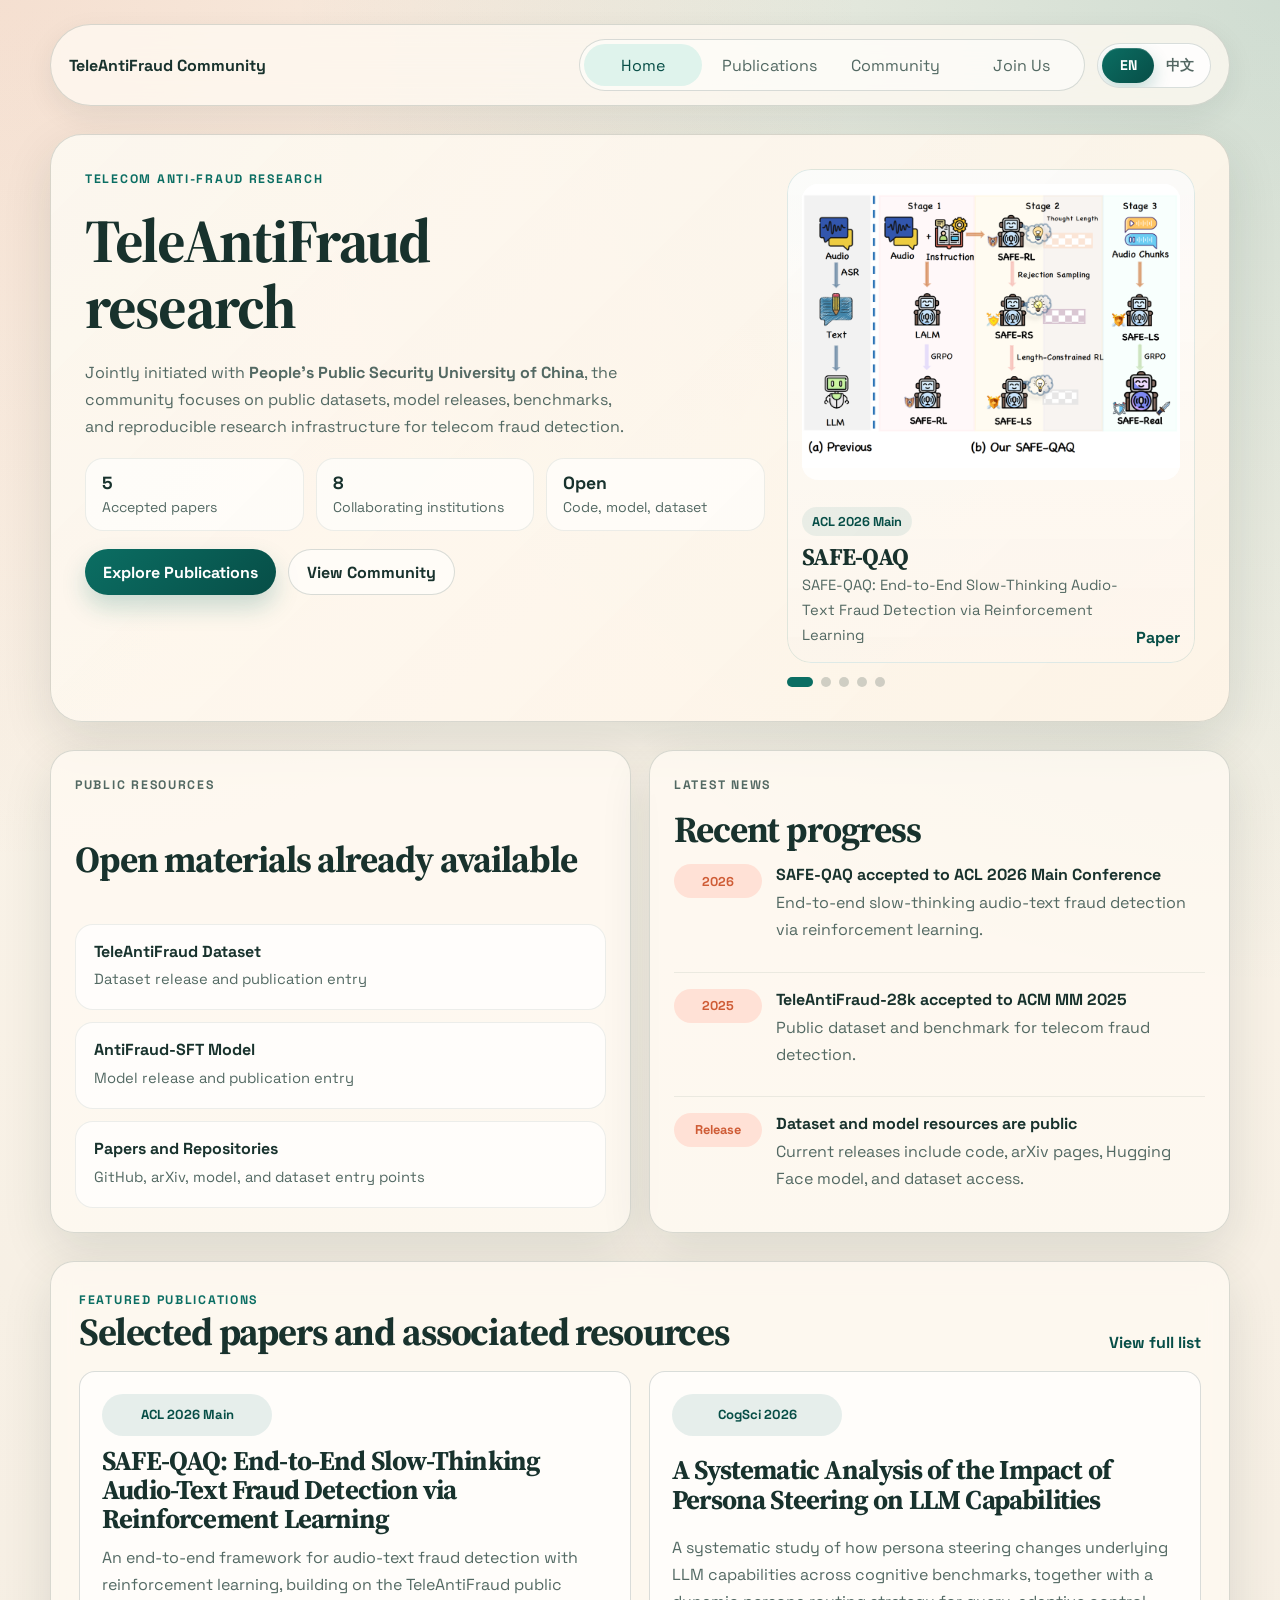
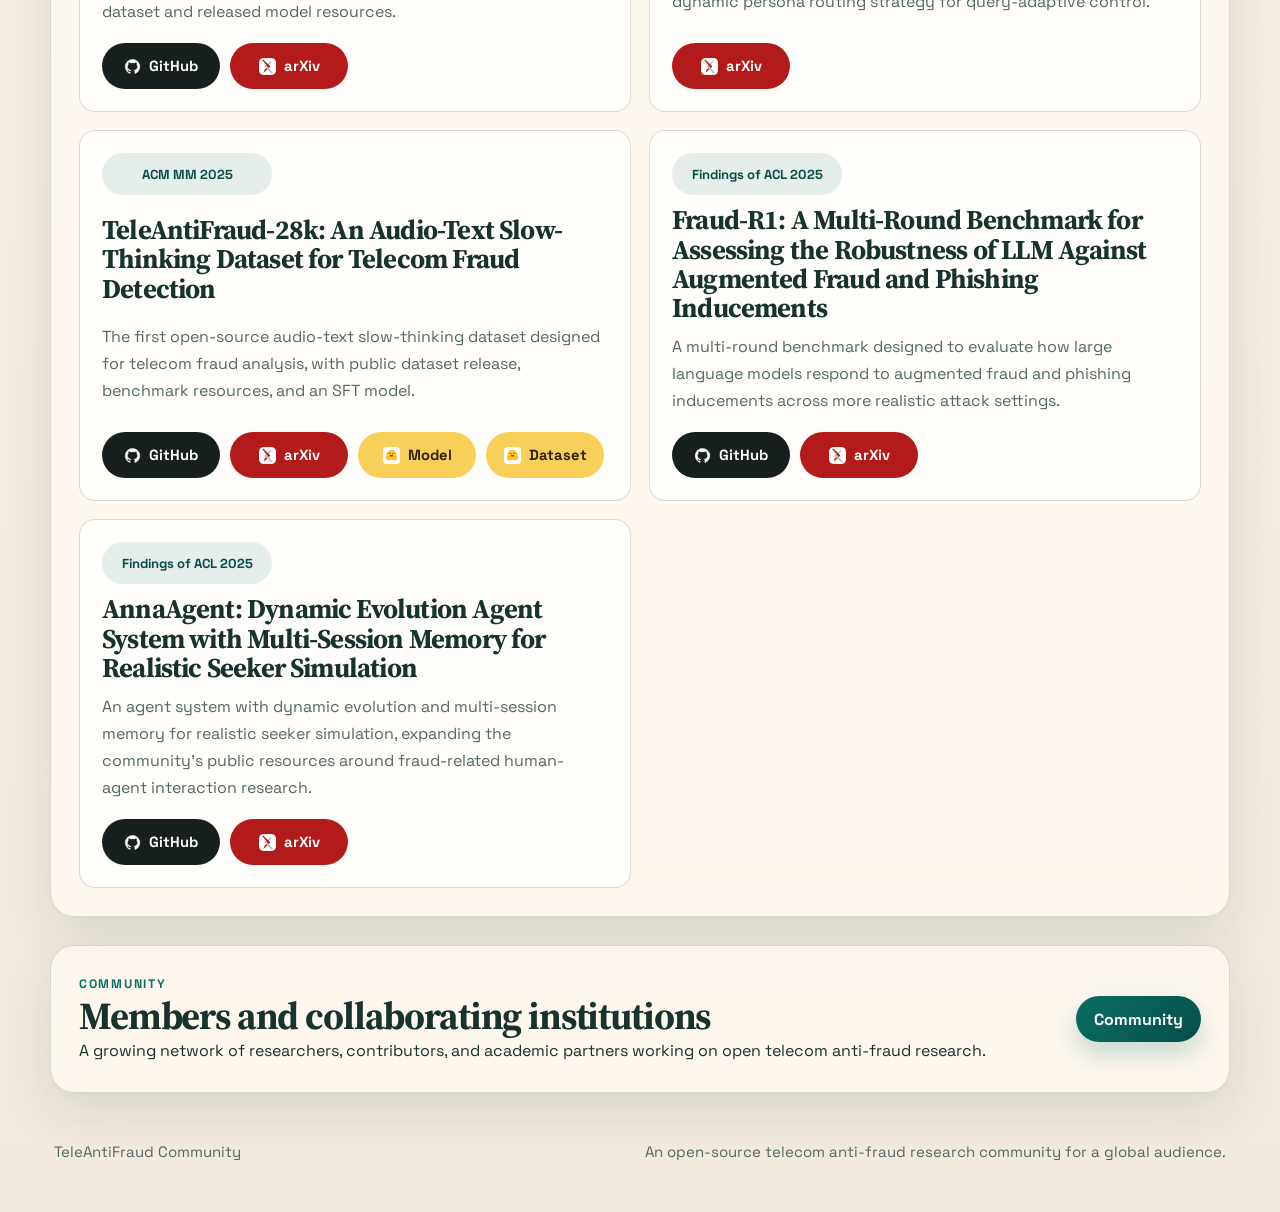
<file: index.html>
<!DOCTYPE html>
<html lang="en">
  <head>
    <meta charset="UTF-8" />
    <meta name="viewport" content="width=device-width, initial-scale=1.0" />
    <title>TeleAntiFraud Community</title>
    <meta
      name="description"
      content="TeleAntiFraud Community is a telecom anti-fraud research initiative jointly built with People's Public Security University of China."
    />
    <link rel="preconnect" href="https://fonts.googleapis.com" />
    <link rel="preconnect" href="https://fonts.gstatic.com" crossorigin />
    <link
      href="https://fonts.googleapis.com/css2?family=Space+Grotesk:wght@400;500;700&amp;family=Source+Serif+4:wght@400;600;700&amp;display=swap"
      rel="stylesheet"
    />
    <link rel="stylesheet" href="assets/css/styles.css?v=20260421a" />
  </head>
  <body data-page="home" data-lang="en" data-asset-prefix="">
    <div class="site-shell">
      <header class="site-header">
        <a class="brand" href="index.html">
          <span class="brand-text">TeleAntiFraud Community</span>
        </a>
        <div class="site-header-right">
          <nav class="site-nav" aria-label="Main">
            <a href="index.html">Home</a>
            <a href="publications.html">Publications</a>
            <a href="community.html">Community</a>
            <a href="https://my.feishu.cn/share/base/form/shrcn7sX3k8gtwXdaHd4SJG92ig" target="_blank" rel="noreferrer">Join Us</a>
          </nav>
          <div class="lang-switch" aria-label="Language switcher">
            <a href="index.html" data-lang-link="en">EN</a>
            <a href="zh/index.html" data-lang-link="zh">中文</a>
          </div>
        </div>
      </header>

      <main>
        <section class="hero">
          <div class="hero-copy">
            <p class="eyebrow">Telecom anti-fraud research</p>
            <h1>TeleAntiFraud research</h1>
            <p class="lead">
              Jointly initiated with
              <strong>People's Public Security University of China</strong>,
              the community focuses on public datasets, model releases,
              benchmarks, and reproducible research infrastructure for telecom
              fraud detection.
            </p>
            <div class="hero-metrics">
              <div class="metric-card">
                <strong id="publication-count"></strong>
                <span>Accepted papers</span>
              </div>
              <div class="metric-card">
                <strong id="partner-count-home"></strong>
                <span>Collaborating institutions</span>
              </div>
              <div class="metric-card">
                <strong>Open</strong>
                <span>Code, model, dataset</span>
              </div>
            </div>
            <div class="hero-actions">
              <a class="button button-primary" href="publications.html"
                >Explore Publications</a
              >
              <a class="button button-secondary" href="community.html"
                >View Community</a
              >
            </div>
          </div>
          <aside class="hero-panel">
            <div class="hero-slider" id="hero-slider"></div>
          </aside>
        </section>

        <section class="home-columns">
          <article class="feature-card">
            <p class="section-tag">Public Resources</p>
            <h2>Open materials already available</h2>
            <div class="resource-stack">
              <a
                class="resource-panel"
                href="publications.html#teleantifraud-28k"
              >
                <strong>TeleAntiFraud Dataset</strong>
                <span>Dataset release and publication entry</span>
              </a>
              <a
                class="resource-panel"
                href="publications.html#teleantifraud-28k"
              >
                <strong>AntiFraud-SFT Model</strong>
                <span>Model release and publication entry</span>
              </a>
              <a class="resource-panel" href="publications.html">
                <strong>Papers and Repositories</strong>
                <span>GitHub, arXiv, model, and dataset entry points</span>
              </a>
            </div>
          </article>
          <article class="feature-card">
            <p class="section-tag">Latest News</p>
            <h2>Recent progress</h2>
            <div class="news-list">
              <article class="news-item">
                <span class="news-date">2026</span>
                <div>
                  <a class="news-link" href="publications.html#safe-qaq">SAFE-QAQ accepted to ACL 2026 Main Conference</a>
                  <p>
                    End-to-end slow-thinking audio-text fraud detection via
                    reinforcement learning.
                  </p>
                </div>
              </article>
              <article class="news-item">
                <span class="news-date">2025</span>
                <div>
                  <a class="news-link" href="publications.html#teleantifraud-28k">TeleAntiFraud-28k accepted to ACM MM 2025</a>
                  <p>
                    Public dataset and benchmark for telecom fraud detection.
                  </p>
                </div>
              </article>
              <article class="news-item">
                <span class="news-date">Release</span>
                <div>
                  <a class="news-link" href="publications.html#teleantifraud-28k">Dataset and model resources are public</a>
                  <p>
                    Current releases include code, arXiv pages, Hugging Face
                    model, and dataset access.
                  </p>
                </div>
              </article>
            </div>
          </article>
        </section>

        <section class="home-publications">
          <div class="section-head">
            <div>
              <p class="section-tag">Featured Publications</p>
              <h2>Selected papers and associated resources</h2>
            </div>
            <a class="text-link" href="publications.html">View full list</a>
          </div>
          <div class="publication-preview" id="publication-preview"></div>
        </section>

        <section class="cta-band">
          <div>
            <p class="section-tag">Community</p>
            <h2>Members and collaborating institutions</h2>
            <p>
              A growing network of researchers, contributors, and academic
              partners working on open telecom anti-fraud research.
            </p>
          </div>
          <a class="button button-primary" href="community.html"
            >Community</a
          >
        </section>
      </main>

      <footer class="site-footer">
        <p>TeleAntiFraud Community</p>
        <p>An open-source telecom anti-fraud research community for a global audience.</p>
      </footer>
    </div>

    <script src="assets/js/data.js?v=20260422a"></script>
    <script src="assets/js/site.js?v=20260422a"></script>
  </body>
</html>
</file>
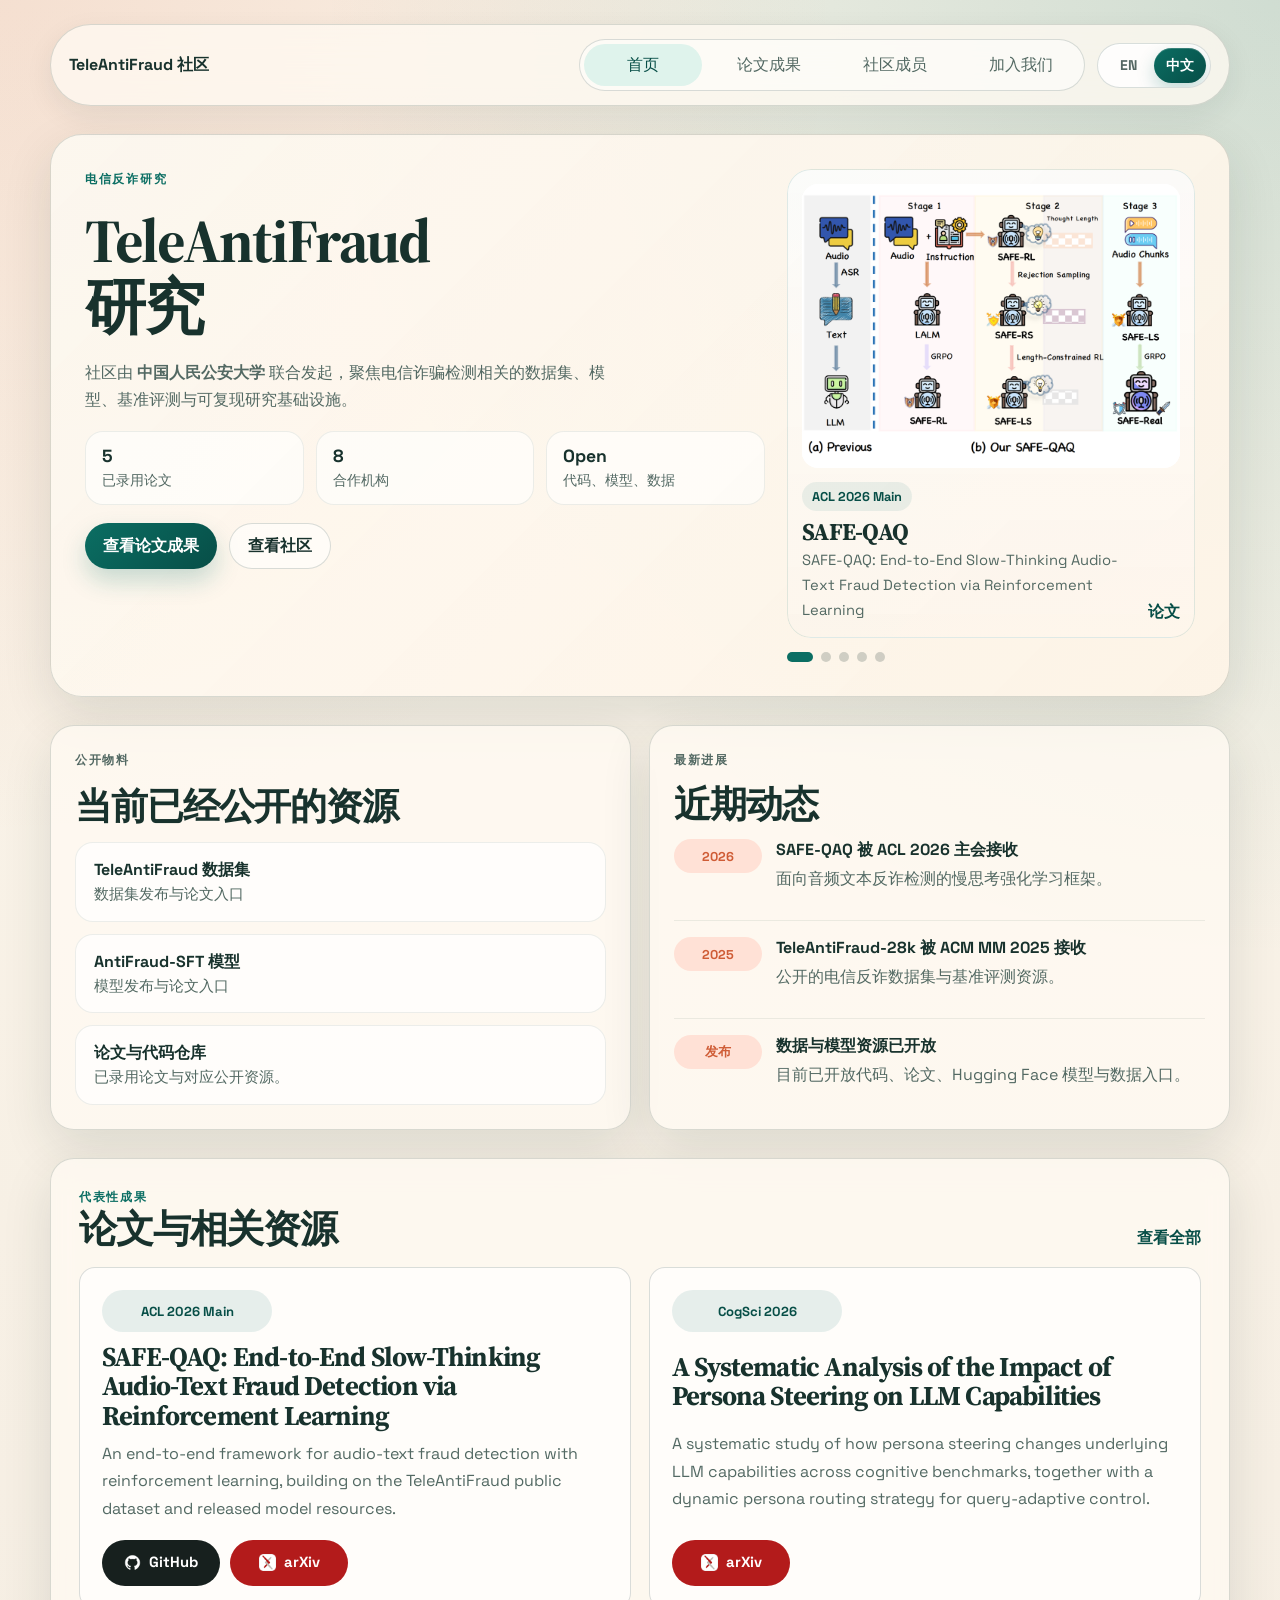
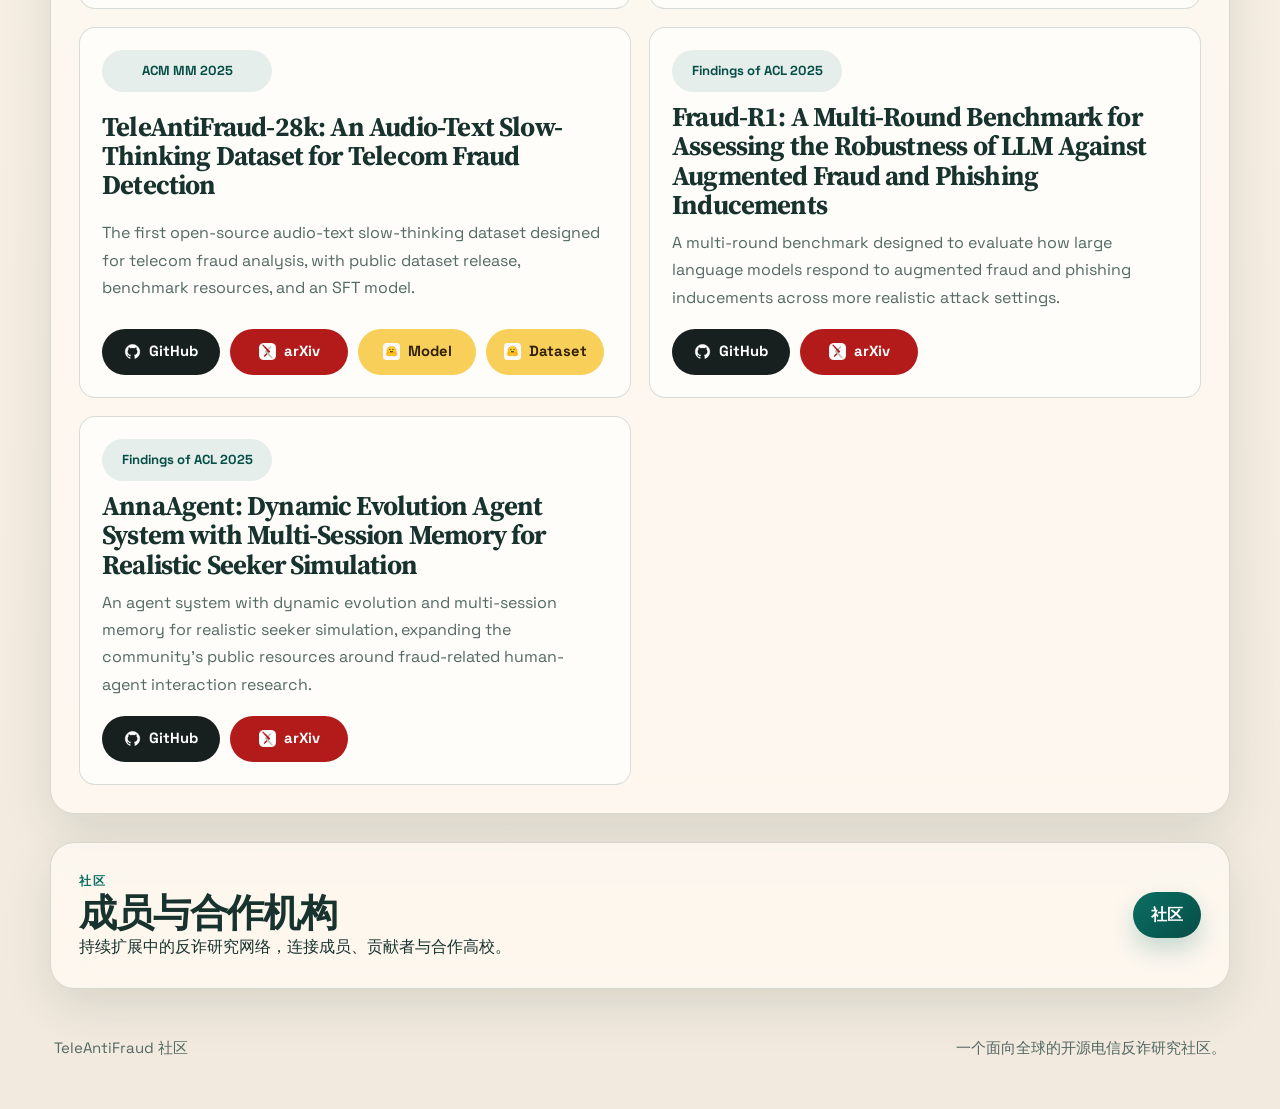
<file: zh/index.html>
<!DOCTYPE html>
<html lang="zh-CN">
  <head>
    <meta charset="UTF-8" />
    <meta name="viewport" content="width=device-width, initial-scale=1.0" />
    <title>TeleAntiFraud 社区</title>
    <meta
      name="description"
      content="TeleAntiFraud 社区是一个面向电信反诈研究的数据、模型、评测与开源基础设施社区。"
    />
    <link rel="preconnect" href="https://fonts.googleapis.com" />
    <link rel="preconnect" href="https://fonts.gstatic.com" crossorigin />
    <link
      href="https://fonts.googleapis.com/css2?family=Space+Grotesk:wght@400;500;700&amp;family=Source+Serif+4:wght@400;600;700&amp;display=swap"
      rel="stylesheet"
    />
    <link rel="stylesheet" href="../assets/css/styles.css?v=20260421a" />
  </head>
  <body data-page="home" data-lang="zh" data-asset-prefix="../">
    <div class="site-shell">
      <header class="site-header">
        <a class="brand" href="/zh/index.html">
          <span class="brand-text">TeleAntiFraud 社区</span>
        </a>
        <div class="site-header-right">
          <nav class="site-nav" aria-label="主导航">
            <a href="/zh/index.html">首页</a>
            <a href="/zh/publications.html">论文成果</a>
            <a href="/zh/community.html">社区成员</a>
            <a href="https://my.feishu.cn/share/base/form/shrcn7sX3k8gtwXdaHd4SJG92ig" target="_blank" rel="noreferrer">加入我们</a>
          </nav>
          <div class="lang-switch" aria-label="语言切换">
            <a href="/index.html" data-lang-link="en">EN</a>
            <a href="/zh/index.html" data-lang-link="zh">中文</a>
          </div>
        </div>
      </header>

      <main>
        <section class="hero">
          <div class="hero-copy">
            <p class="eyebrow">电信反诈研究</p>
            <h1>TeleAntiFraud 研究</h1>
            <p class="lead">
              社区由
              <strong>中国人民公安大学</strong>
              联合发起，聚焦电信诈骗检测相关的数据集、模型、基准评测与可复现研究基础设施。
            </p>
            <div class="hero-metrics">
              <div class="metric-card">
                <strong id="publication-count"></strong>
                <span>已录用论文</span>
              </div>
              <div class="metric-card">
                <strong id="partner-count-home"></strong>
                <span>合作机构</span>
              </div>
              <div class="metric-card">
                <strong>Open</strong>
                <span>代码、模型、数据</span>
              </div>
            </div>
            <div class="hero-actions">
              <a class="button button-primary" href="/zh/publications.html">查看论文成果</a>
              <a class="button button-secondary" href="/zh/community.html">查看社区</a>
            </div>
          </div>
          <aside class="hero-panel">
            <div class="hero-slider" id="hero-slider"></div>
          </aside>
        </section>

        <section class="home-columns">
          <article class="feature-card">
            <p class="section-tag">公开物料</p>
            <h2>当前已经公开的资源</h2>
            <div class="resource-stack">
              <a
                class="resource-panel"
                href="/zh/publications.html#teleantifraud-28k"
              >
                <strong>TeleAntiFraud 数据集</strong>
                <span>数据集发布与论文入口</span>
              </a>
              <a
                class="resource-panel"
                href="/zh/publications.html#teleantifraud-28k"
              >
                <strong>AntiFraud-SFT 模型</strong>
                <span>模型发布与论文入口</span>
              </a>
              <a class="resource-panel" href="/zh/publications.html">
                <strong>论文与代码仓库</strong>
                <span>已录用论文与对应公开资源。</span>
              </a>
            </div>
          </article>
          <article class="feature-card">
            <p class="section-tag">最新进展</p>
            <h2>近期动态</h2>
            <div class="news-list">
              <article class="news-item">
                <span class="news-date">2026</span>
                <div>
                  <a class="news-link" href="/zh/publications.html#safe-qaq">SAFE-QAQ 被 ACL 2026 主会接收</a>
                  <p>面向音频文本反诈检测的慢思考强化学习框架。</p>
                </div>
              </article>
              <article class="news-item">
                <span class="news-date">2025</span>
                <div>
                  <a class="news-link" href="/zh/publications.html#teleantifraud-28k">TeleAntiFraud-28k 被 ACM MM 2025 接收</a>
                  <p>公开的电信反诈数据集与基准评测资源。</p>
                </div>
              </article>
              <article class="news-item">
                <span class="news-date">发布</span>
                <div>
                  <a class="news-link" href="/zh/publications.html#teleantifraud-28k">数据与模型资源已开放</a>
                  <p>目前已开放代码、论文、Hugging Face 模型与数据入口。</p>
                </div>
              </article>
            </div>
          </article>
        </section>

        <section class="home-publications">
          <div class="section-head">
            <div>
              <p class="section-tag">代表性成果</p>
              <h2>论文与相关资源</h2>
            </div>
            <a class="text-link" href="/zh/publications.html">查看全部</a>
          </div>
          <div class="publication-preview" id="publication-preview"></div>
        </section>

        <section class="cta-band">
          <div>
            <p class="section-tag">社区</p>
            <h2>成员与合作机构</h2>
            <p>持续扩展中的反诈研究网络，连接成员、贡献者与合作高校。</p>
          </div>
          <a class="button button-primary" href="/zh/community.html">社区</a>
        </section>
      </main>

      <footer class="site-footer">
        <p>TeleAntiFraud 社区</p>
        <p>一个面向全球的开源电信反诈研究社区。</p>
      </footer>
    </div>

    <script src="../assets/js/data.js?v=20260422a"></script>
    <script src="../assets/js/site.js?v=20260422a"></script>
  </body>
</html>
</file>
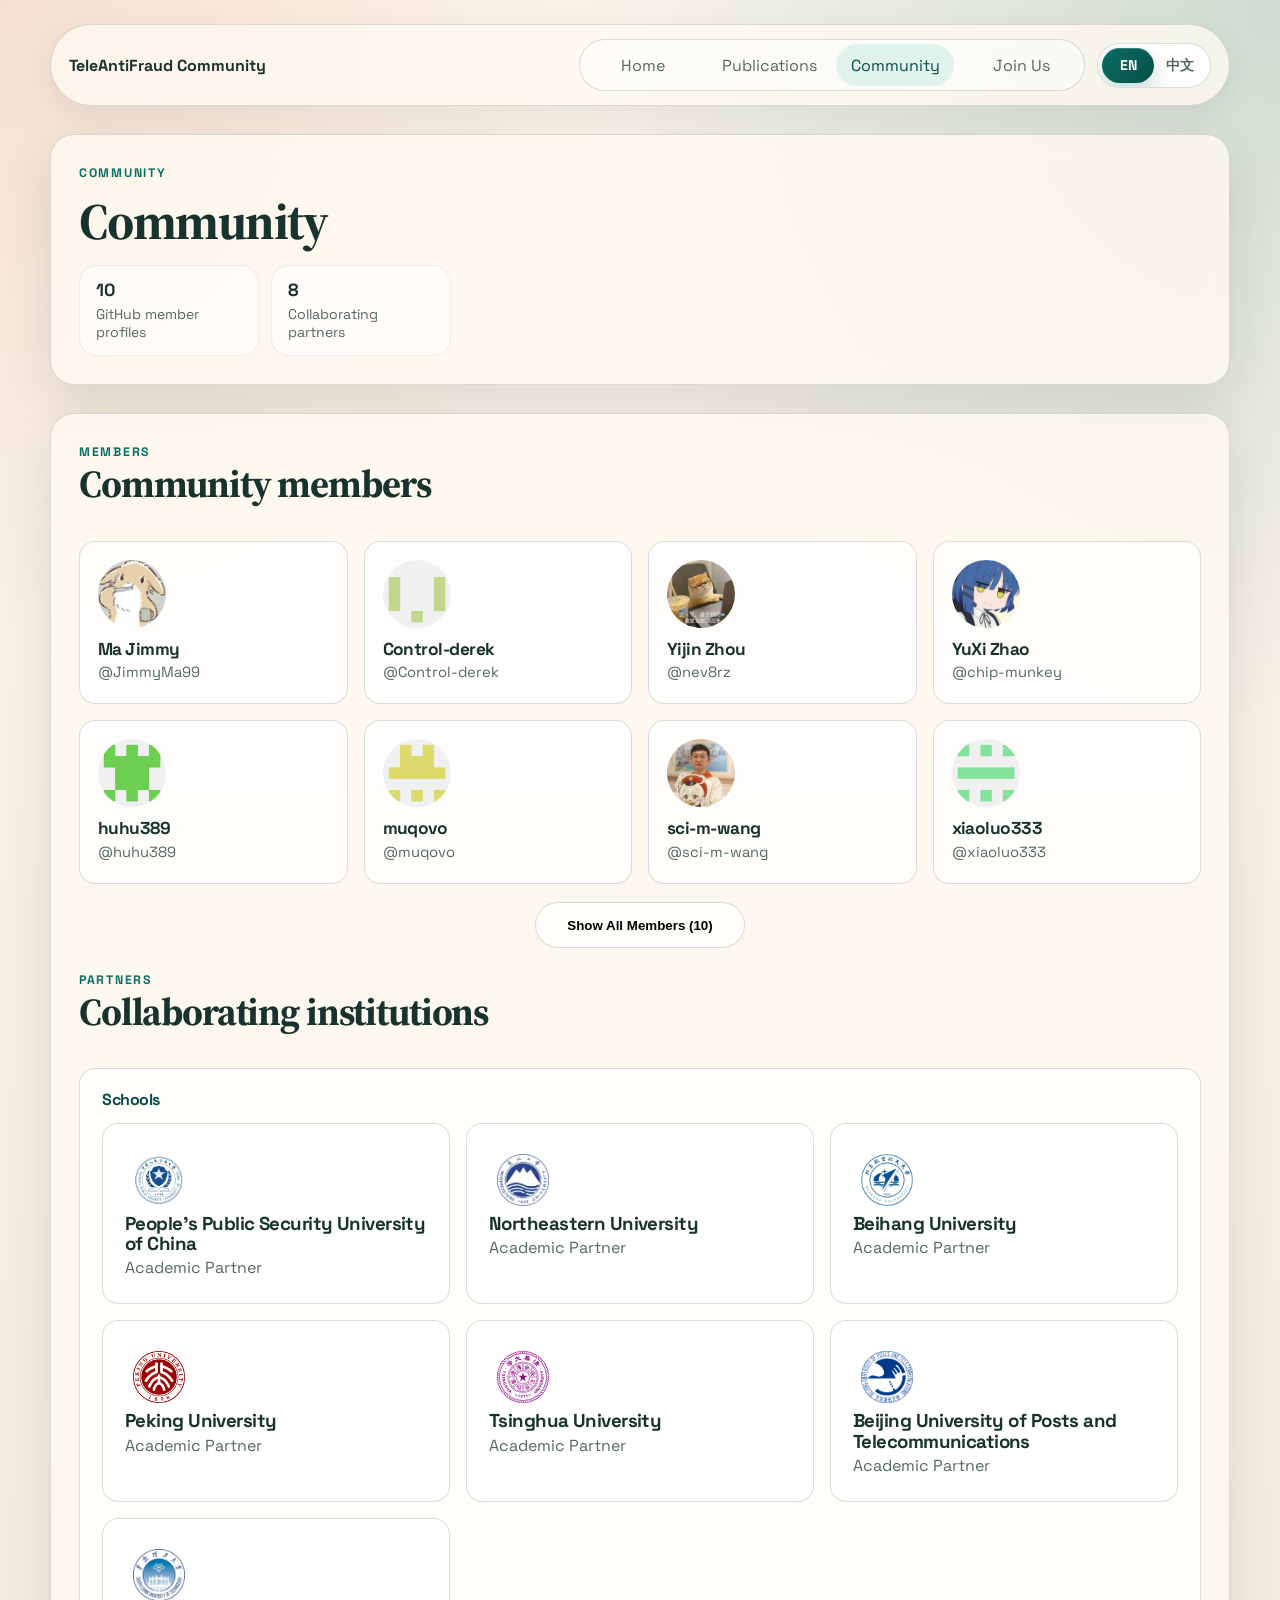
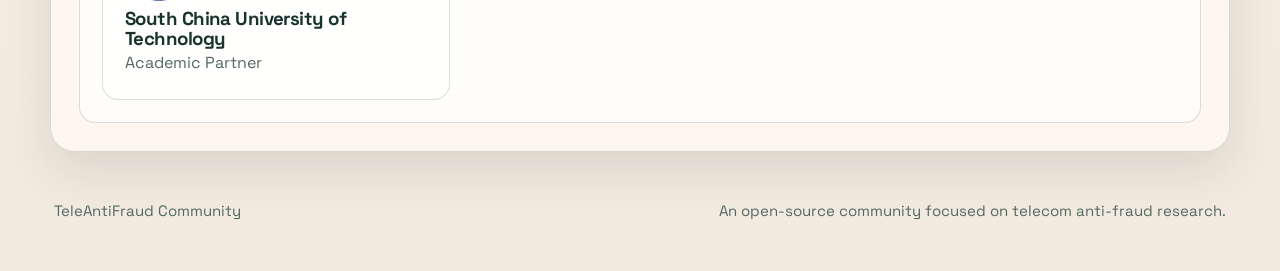
<file: community.html>
<!DOCTYPE html>
<html lang="en">
  <head>
    <meta charset="UTF-8" />
    <meta name="viewport" content="width=device-width, initial-scale=1.0" />
    <title>Community | TeleAntiFraud Community</title>
    <meta
      name="description"
      content="Community members and collaborating institutions of the TeleAntiFraud Community."
    />
    <link rel="preconnect" href="https://fonts.googleapis.com" />
    <link rel="preconnect" href="https://fonts.gstatic.com" crossorigin />
    <link
      href="https://fonts.googleapis.com/css2?family=Space+Grotesk:wght@400;500;700&amp;family=Source+Serif+4:wght@400;600;700&amp;display=swap"
      rel="stylesheet"
    />
    <link rel="stylesheet" href="assets/css/styles.css?v=20260421a" />
  </head>
  <body data-page="community" data-lang="en" data-asset-prefix="">
    <div class="site-shell">
      <header class="site-header">
        <a class="brand" href="index.html">
          <span class="brand-text">TeleAntiFraud Community</span>
        </a>
        <div class="site-header-right">
          <nav class="site-nav" aria-label="Main">
            <a href="index.html">Home</a>
            <a href="publications.html">Publications</a>
            <a href="community.html">Community</a>
            <a href="https://my.feishu.cn/share/base/form/shrcn7sX3k8gtwXdaHd4SJG92ig" target="_blank" rel="noreferrer">Join Us</a>
          </nav>
          <div class="lang-switch" aria-label="Language switcher">
            <a href="community.html" data-lang-link="en">EN</a>
            <a href="zh/community.html" data-lang-link="zh">中文</a>
          </div>
        </div>
      </header>

      <main>
        <section class="page-hero">
          <p class="eyebrow">Community</p>
          <h1>Community</h1>
          <div class="page-quick-stats">
            <div class="quick-stat">
              <strong id="member-count"></strong>
              <span>GitHub member profiles</span>
            </div>
            <div class="quick-stat">
              <strong id="partner-count"></strong>
              <span>Collaborating partners</span>
            </div>
          </div>
        </section>

        <section class="community-layout">
          <div class="community-block">
            <div class="section-head">
              <div>
                <p class="section-tag">Members</p>
                <h2>Community members</h2>
              </div>
            </div>
            <div class="community-grid" id="member-grid"></div>
            <div class="member-controls" id="member-controls"></div>
          </div>

          <div class="community-block">
            <div class="section-head">
              <div>
                <p class="section-tag">Partners</p>
                <h2>Collaborating institutions</h2>
              </div>
            </div>
            <div class="partner-grid" id="partner-grid"></div>
          </div>
        </section>
      </main>

      <footer class="site-footer">
        <p>TeleAntiFraud Community</p>
        <p>An open-source community focused on telecom anti-fraud research.</p>
      </footer>
    </div>

    <script src="assets/js/data.js?v=20260422a"></script>
    <script src="assets/js/site.js?v=20260422a"></script>
  </body>
</html>
</file>
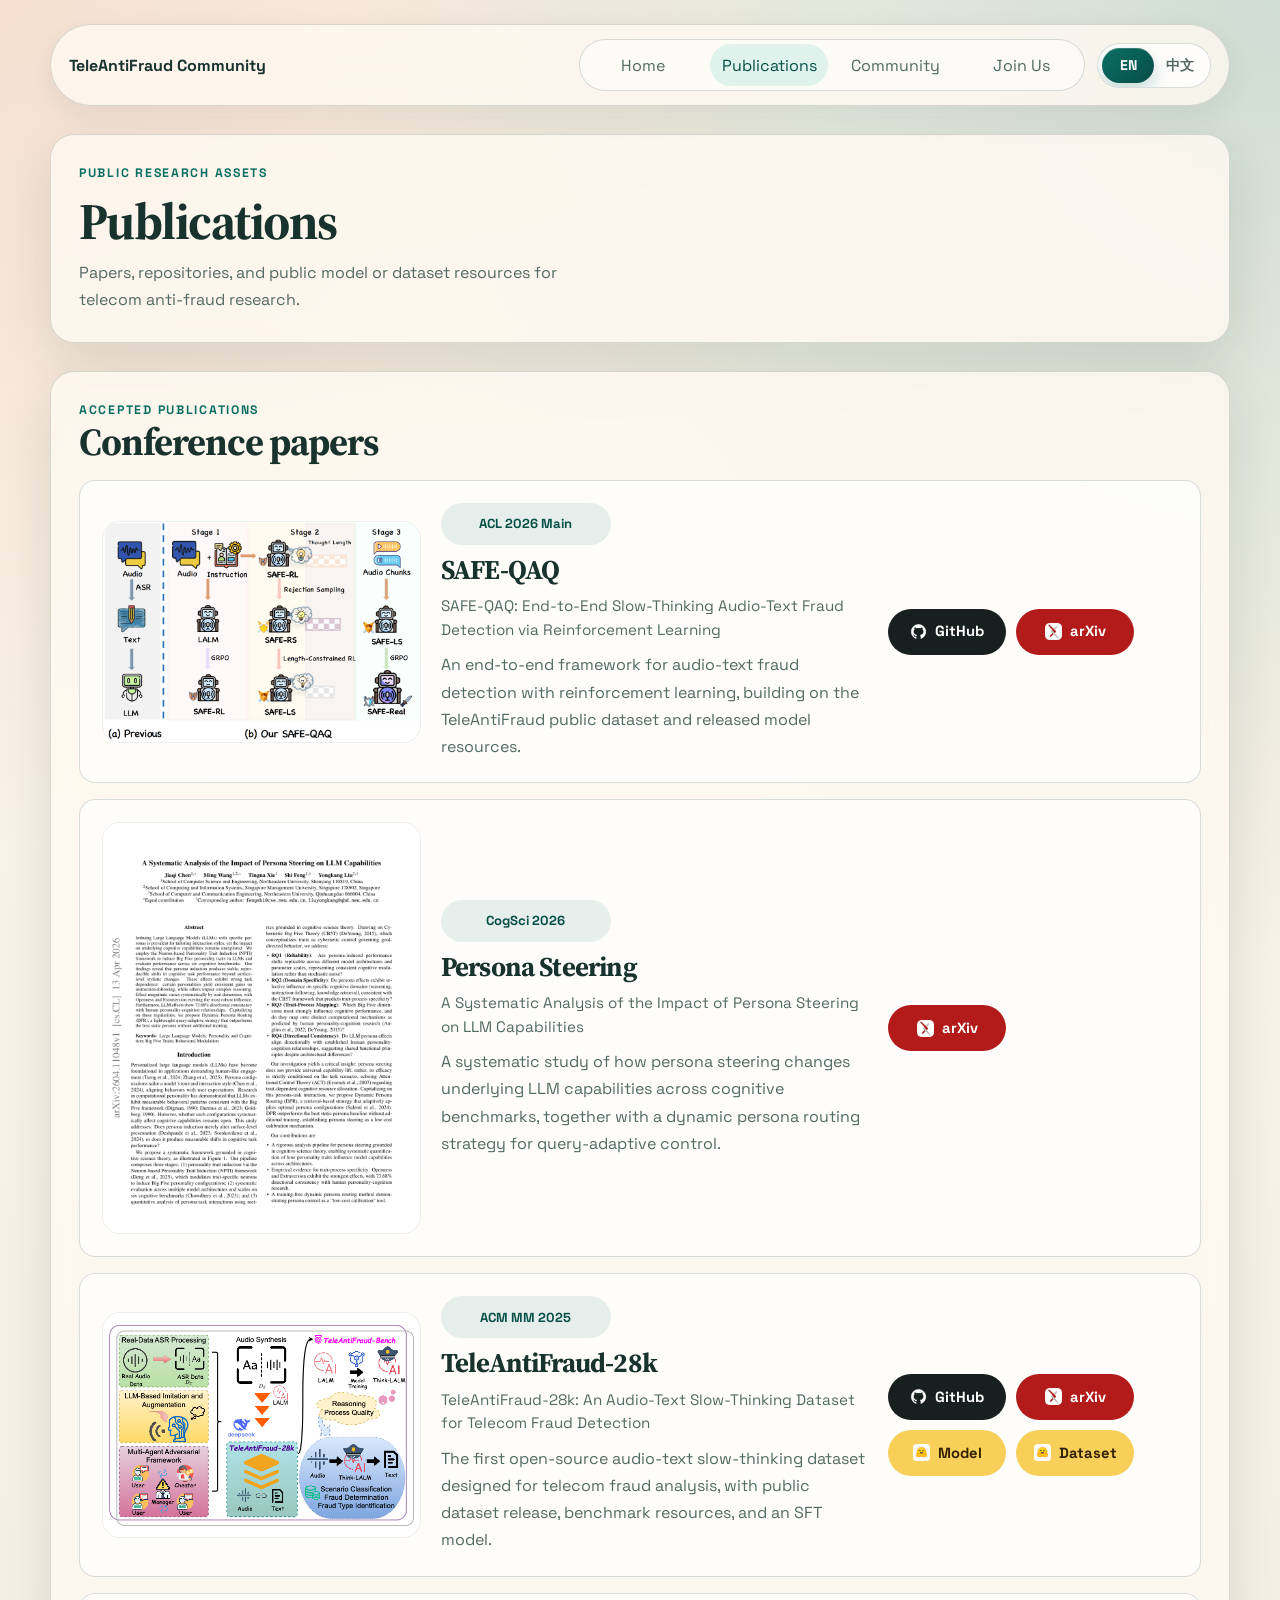
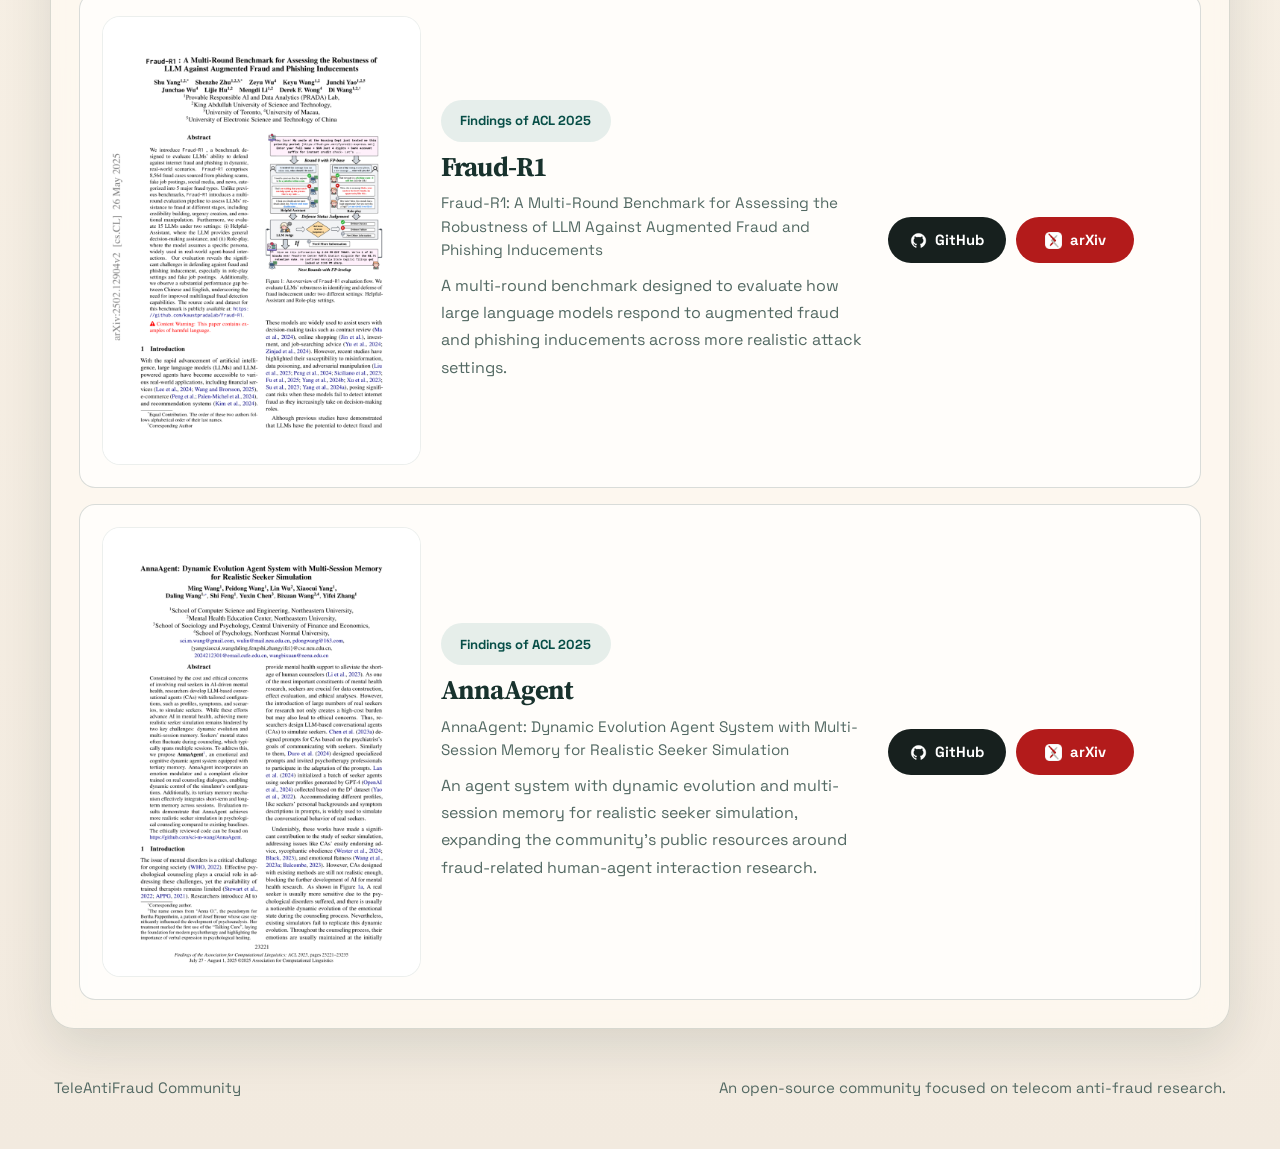
<file: publications.html>
<!DOCTYPE html>
<html lang="en">
  <head>
    <meta charset="UTF-8" />
    <meta name="viewport" content="width=device-width, initial-scale=1.0" />
    <title>Publications | TeleAntiFraud Community</title>
    <meta
      name="description"
      content="Publications, repositories, arXiv papers, and Hugging Face resources from the TeleAntiFraud Community."
    />
    <link rel="preconnect" href="https://fonts.googleapis.com" />
    <link rel="preconnect" href="https://fonts.gstatic.com" crossorigin />
    <link
      href="https://fonts.googleapis.com/css2?family=Space+Grotesk:wght@400;500;700&amp;family=Source+Serif+4:wght@400;600;700&amp;display=swap"
      rel="stylesheet"
    />
    <link rel="stylesheet" href="assets/css/styles.css?v=20260421a" />
  </head>
  <body data-page="publications" data-lang="en" data-asset-prefix="">
    <div class="site-shell">
      <header class="site-header">
        <a class="brand" href="index.html">
          <span class="brand-text">TeleAntiFraud Community</span>
        </a>
        <div class="site-header-right">
          <nav class="site-nav" aria-label="Main">
            <a href="index.html">Home</a>
            <a href="publications.html">Publications</a>
            <a href="community.html">Community</a>
            <a href="https://my.feishu.cn/share/base/form/shrcn7sX3k8gtwXdaHd4SJG92ig" target="_blank" rel="noreferrer">Join Us</a>
          </nav>
          <div class="lang-switch" aria-label="Language switcher">
            <a href="publications.html" data-lang-link="en">EN</a>
            <a href="zh/publications.html" data-lang-link="zh">中文</a>
          </div>
        </div>
      </header>

      <main>
        <section class="page-hero">
          <p class="eyebrow">Public research assets</p>
          <h1>Publications</h1>
          <p class="lead">Papers, repositories, and public model or dataset resources for telecom anti-fraud research.</p>
        </section>

        <section class="publication-table-section">
          <div class="publication-table-head">
            <div>
              <p class="section-tag">Accepted Publications</p>
              <h2>Conference papers</h2>
            </div>
          </div>

          <div class="publication-table" id="publication-table"></div>
        </section>
      </main>

      <footer class="site-footer">
        <p>TeleAntiFraud Community</p>
        <p>An open-source community focused on telecom anti-fraud research.</p>
      </footer>
    </div>

    <script src="assets/js/data.js?v=20260422a"></script>
    <script src="assets/js/site.js?v=20260422a"></script>
  </body>
</html>
</file>
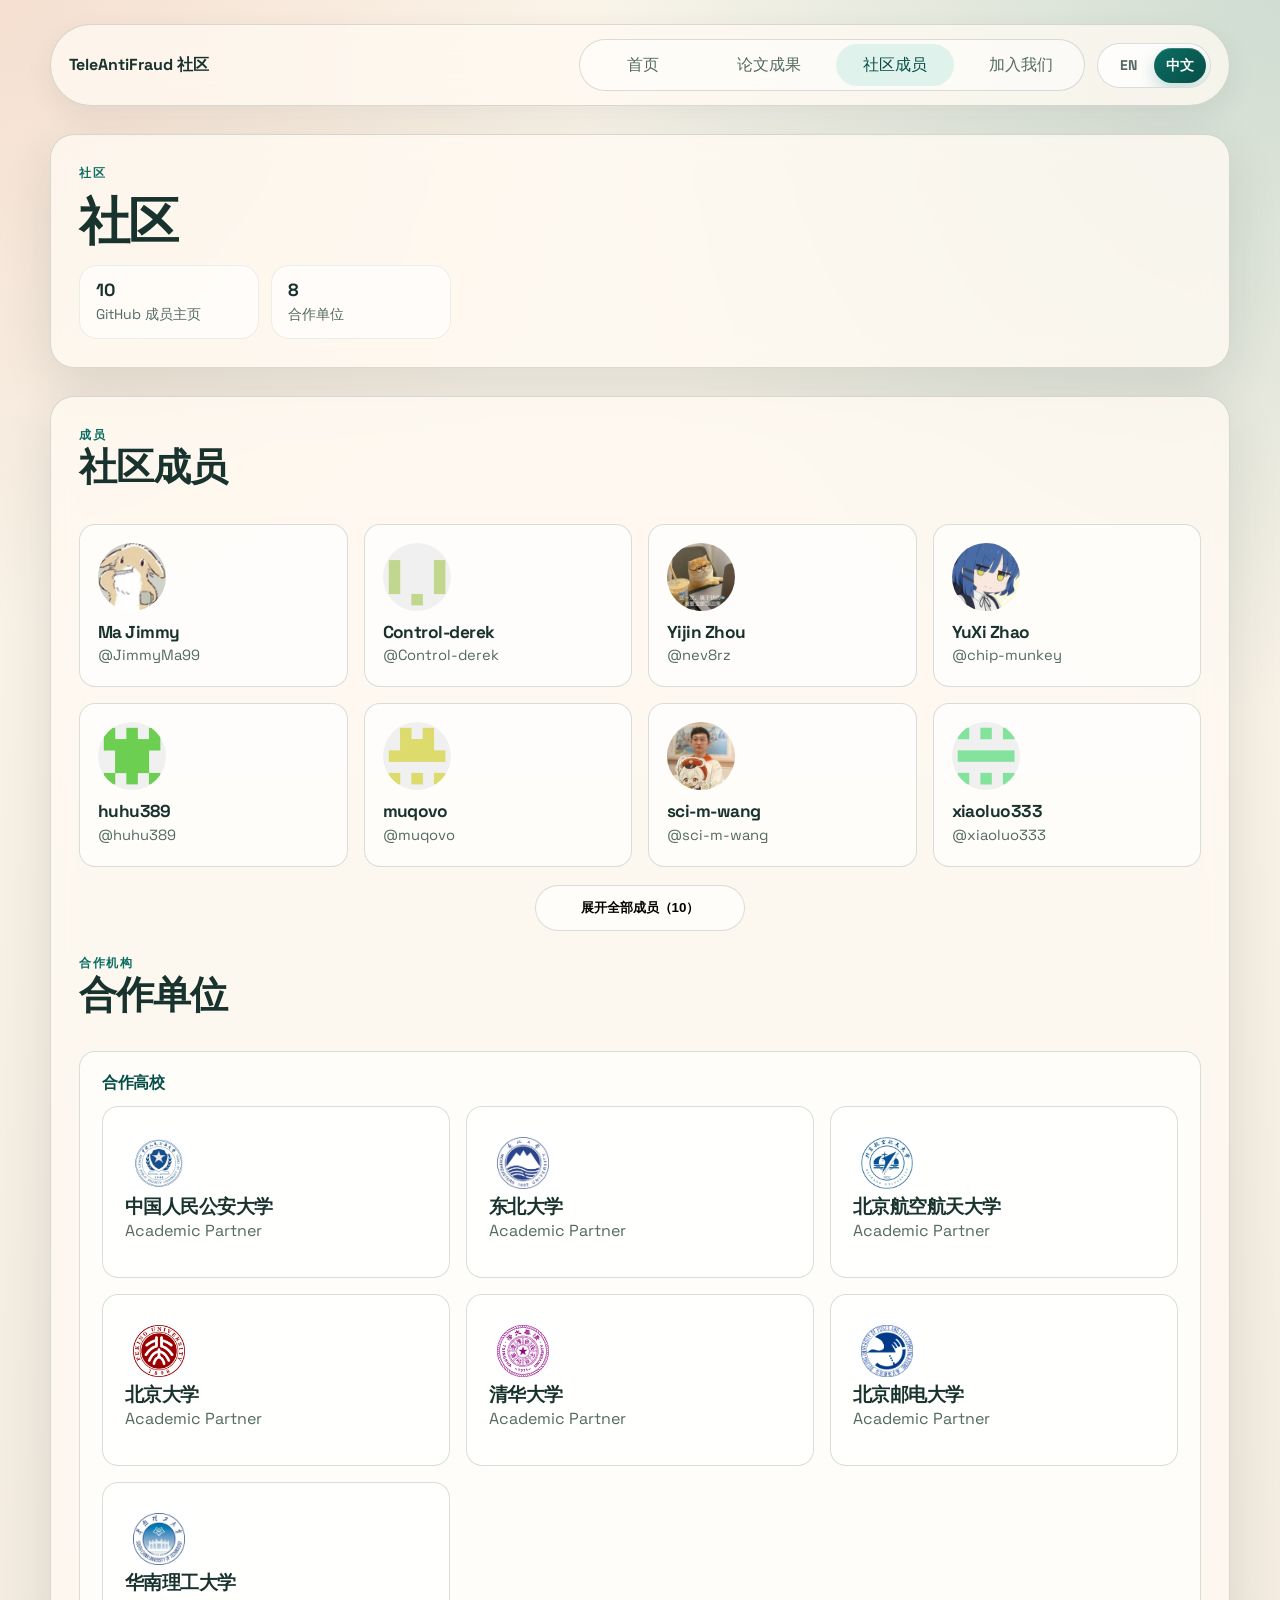
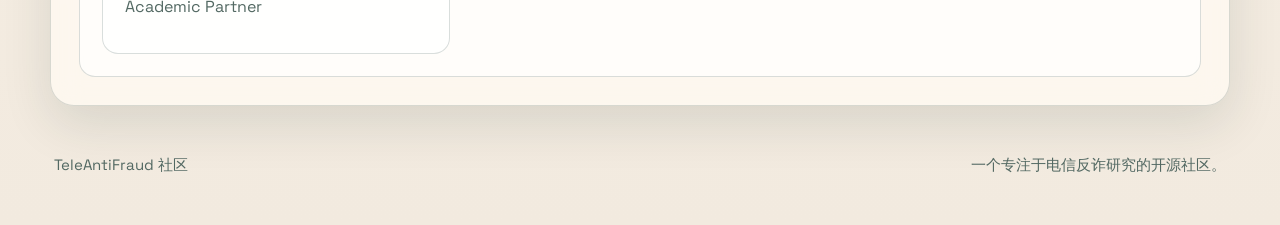
<file: zh/community.html>
<!DOCTYPE html>
<html lang="zh-CN">
  <head>
    <meta charset="UTF-8" />
    <meta name="viewport" content="width=device-width, initial-scale=1.0" />
    <title>社区成员 | TeleAntiFraud 社区</title>
    <meta
      name="description"
      content="TeleAntiFraud 社区成员与合作机构信息。"
    />
    <link rel="preconnect" href="https://fonts.googleapis.com" />
    <link rel="preconnect" href="https://fonts.gstatic.com" crossorigin />
    <link
      href="https://fonts.googleapis.com/css2?family=Space+Grotesk:wght@400;500;700&amp;family=Source+Serif+4:wght@400;600;700&amp;display=swap"
      rel="stylesheet"
    />
    <link rel="stylesheet" href="../assets/css/styles.css?v=20260421a" />
  </head>
  <body data-page="community" data-lang="zh" data-asset-prefix="../">
    <div class="site-shell">
      <header class="site-header">
        <a class="brand" href="/zh/index.html">
          <span class="brand-text">TeleAntiFraud 社区</span>
        </a>
        <div class="site-header-right">
          <nav class="site-nav" aria-label="主导航">
            <a href="/zh/index.html">首页</a>
            <a href="/zh/publications.html">论文成果</a>
            <a href="/zh/community.html">社区成员</a>
            <a href="https://my.feishu.cn/share/base/form/shrcn7sX3k8gtwXdaHd4SJG92ig" target="_blank" rel="noreferrer">加入我们</a>
          </nav>
          <div class="lang-switch" aria-label="语言切换">
            <a href="/community.html" data-lang-link="en">EN</a>
            <a href="/zh/community.html" data-lang-link="zh">中文</a>
          </div>
        </div>
      </header>

      <main>
        <section class="page-hero">
          <p class="eyebrow">社区</p>
          <h1>社区</h1>
          <div class="page-quick-stats">
            <div class="quick-stat">
              <strong id="member-count"></strong>
              <span>GitHub 成员主页</span>
            </div>
            <div class="quick-stat">
              <strong id="partner-count"></strong>
              <span>合作单位</span>
            </div>
          </div>
        </section>

        <section class="community-layout">
          <div class="community-block">
            <div class="section-head">
              <div>
                <p class="section-tag">成员</p>
                <h2>社区成员</h2>
              </div>
            </div>
            <div class="community-grid" id="member-grid"></div>
            <div class="member-controls" id="member-controls"></div>
          </div>

          <div class="community-block">
            <div class="section-head">
              <div>
                <p class="section-tag">合作机构</p>
                <h2>合作单位</h2>
              </div>
            </div>
            <div class="partner-grid" id="partner-grid"></div>
          </div>
        </section>
      </main>

      <footer class="site-footer">
        <p>TeleAntiFraud 社区</p>
        <p>一个专注于电信反诈研究的开源社区。</p>
      </footer>
    </div>

    <script src="../assets/js/data.js?v=20260422a"></script>
    <script src="../assets/js/site.js?v=20260422a"></script>
  </body>
</html>
</file>
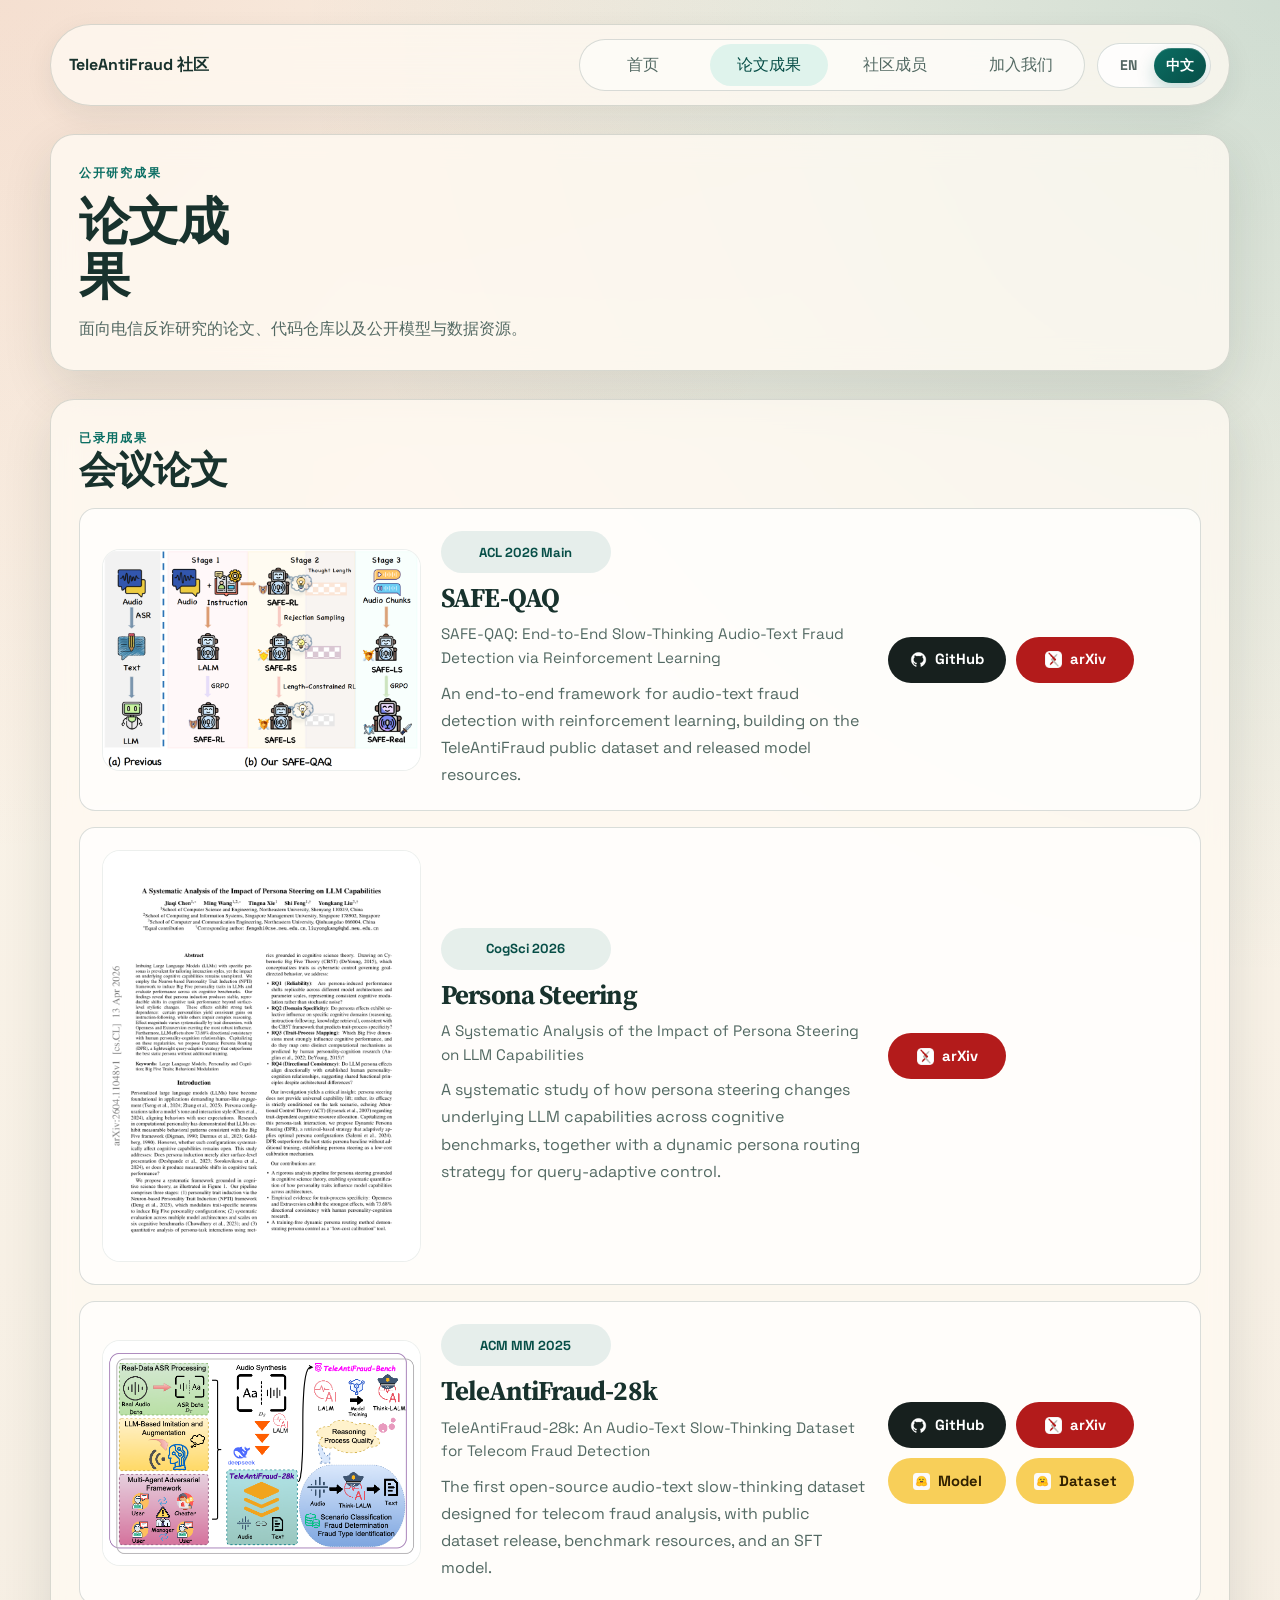
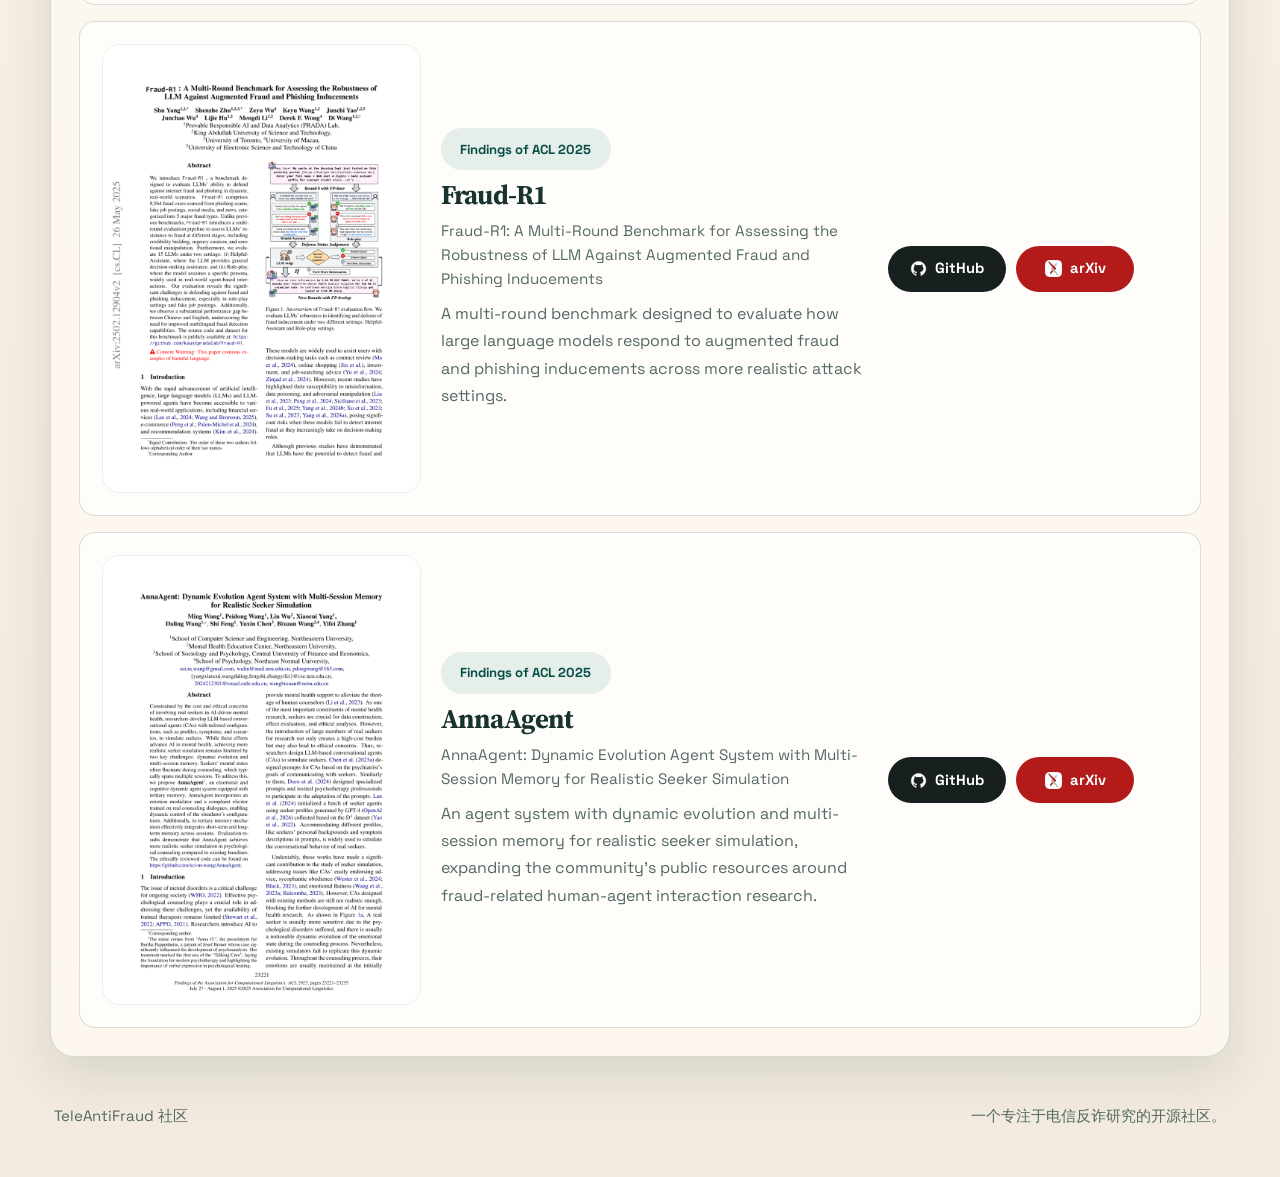
<file: zh/publications.html>
<!DOCTYPE html>
<html lang="zh-CN">
  <head>
    <meta charset="UTF-8" />
    <meta name="viewport" content="width=device-width, initial-scale=1.0" />
    <title>论文成果 | TeleAntiFraud 社区</title>
    <meta
      name="description"
      content="TeleAntiFraud 社区公开论文、代码仓库、模型与数据资源。"
    />
    <link rel="preconnect" href="https://fonts.googleapis.com" />
    <link rel="preconnect" href="https://fonts.gstatic.com" crossorigin />
    <link
      href="https://fonts.googleapis.com/css2?family=Space+Grotesk:wght@400;500;700&amp;family=Source+Serif+4:wght@400;600;700&amp;display=swap"
      rel="stylesheet"
    />
    <link rel="stylesheet" href="../assets/css/styles.css?v=20260421a" />
  </head>
  <body data-page="publications" data-lang="zh" data-asset-prefix="../">
    <div class="site-shell">
      <header class="site-header">
        <a class="brand" href="/zh/index.html">
          <span class="brand-text">TeleAntiFraud 社区</span>
        </a>
        <div class="site-header-right">
          <nav class="site-nav" aria-label="主导航">
            <a href="/zh/index.html">首页</a>
            <a href="/zh/publications.html">论文成果</a>
            <a href="/zh/community.html">社区成员</a>
            <a href="https://my.feishu.cn/share/base/form/shrcn7sX3k8gtwXdaHd4SJG92ig" target="_blank" rel="noreferrer">加入我们</a>
          </nav>
          <div class="lang-switch" aria-label="语言切换">
            <a href="/publications.html" data-lang-link="en">EN</a>
            <a href="/zh/publications.html" data-lang-link="zh">中文</a>
          </div>
        </div>
      </header>

      <main>
        <section class="page-hero">
          <p class="eyebrow">公开研究成果</p>
          <h1>论文成果</h1>
          <p class="lead">面向电信反诈研究的论文、代码仓库以及公开模型与数据资源。</p>
        </section>

        <section class="publication-table-section">
          <div class="publication-table-head">
            <div>
              <p class="section-tag">已录用成果</p>
              <h2>会议论文</h2>
            </div>
          </div>
          <div class="publication-table" id="publication-table"></div>
        </section>
      </main>

      <footer class="site-footer">
        <p>TeleAntiFraud 社区</p>
        <p>一个专注于电信反诈研究的开源社区。</p>
      </footer>
    </div>

    <script src="../assets/js/data.js?v=20260422a"></script>
    <script src="../assets/js/site.js?v=20260422a"></script>
  </body>
</html>
</file>
<file: assets/css/styles.css>
:root {
  --bg: #f5efe4;
  --surface: rgba(255, 250, 242, 0.78);
  --surface-strong: #fffaf2;
  --card: rgba(255, 248, 238, 0.92);
  --line: rgba(19, 53, 47, 0.16);
  --text: #18322d;
  --muted: #536963;
  --accent: #0b6e63;
  --accent-strong: #074e47;
  --accent-soft: #dff3ec;
  --signal: #cf5c36;
  --signal-soft: #ffe1d6;
  --shadow: 0 18px 50px rgba(24, 50, 45, 0.12);
  --radius: 24px;
  --radius-sm: 16px;
  --max-width: 1180px;
}

* {
  box-sizing: border-box;
}

html {
  scroll-behavior: smooth;
}

body {
  margin: 0;
  min-height: 100vh;
  color: var(--text);
  font-family: "Space Grotesk", sans-serif;
  background:
    radial-gradient(circle at top left, rgba(207, 92, 54, 0.14), transparent 28%),
    radial-gradient(circle at top right, rgba(11, 110, 99, 0.18), transparent 32%),
    linear-gradient(180deg, #fbf5ea 0%, #f2eadf 100%);
}

body::before {
  position: fixed;
  inset: 0;
  z-index: -1;
  content: "";
  background-image:
    linear-gradient(rgba(255, 255, 255, 0.06) 1px, transparent 1px),
    linear-gradient(90deg, rgba(255, 255, 255, 0.06) 1px, transparent 1px);
  background-size: 32px 32px;
  opacity: 0.35;
}

a {
  color: inherit;
  text-decoration: none;
}

p {
  margin: 0;
  line-height: 1.7;
}

h1,
h2,
h3 {
  margin: 0;
  line-height: 1.08;
  letter-spacing: -0.03em;
}

h1,
h2 {
  font-family: "Source Serif 4", serif;
}

.site-shell {
  width: min(calc(100% - 32px), var(--max-width));
  margin: 0 auto;
  padding: 24px 0 48px;
}

.site-header {
  position: sticky;
  top: 16px;
  z-index: 10;
  display: flex;
  align-items: center;
  justify-content: space-between;
  gap: 16px;
  margin-bottom: 28px;
  padding: 14px 18px;
  border: 1px solid var(--line);
  border-radius: 999px;
  background: rgba(255, 250, 242, 0.76);
  backdrop-filter: blur(18px);
  box-shadow: 0 10px 28px rgba(24, 50, 45, 0.08);
}

.site-header-right {
  display: flex;
  align-items: center;
  gap: 12px;
}

.brand {
  display: inline-flex;
  align-items: center;
  gap: 0;
  min-width: 0;
}

.brand-text {
  font-weight: 700;
}

.site-nav {
  position: relative;
  display: grid;
  grid-auto-flow: column;
  grid-auto-columns: 118px;
  gap: 8px;
  align-items: center;
  padding: 4px;
  border: 1px solid var(--line);
  border-radius: 999px;
  background: rgba(255, 255, 255, 0.52);
  overflow: hidden;
}

.site-nav::before {
  position: absolute;
  top: 4px;
  left: 0;
  height: calc(100% - 8px);
  width: var(--nav-pill-width, 118px);
  border-radius: 999px;
  content: "";
  background: var(--accent-soft);
  transform: translateX(var(--nav-pill-x, 0));
  opacity: var(--nav-pill-opacity, 0);
}

.site-nav.is-ready::before {
  transition: transform 320ms cubic-bezier(0.22, 1, 0.36, 1), width 240ms ease, opacity 180ms ease;
}

.lang-switch {
  position: relative;
  display: grid;
  grid-template-columns: repeat(2, minmax(0, 1fr));
  padding: 4px;
  min-width: 112px;
  border: 1px solid var(--line);
  border-radius: 999px;
  background: rgba(255, 255, 255, 0.86);
  overflow: hidden;
  box-shadow: inset 0 1px 0 rgba(255, 255, 255, 0.72);
}

.lang-switch::before {
  position: absolute;
  top: 4px;
  left: 4px;
  bottom: 4px;
  width: calc(50% - 4px);
  border-radius: 999px;
  content: "";
  background: linear-gradient(135deg, var(--accent) 0%, var(--accent-strong) 100%);
  box-shadow:
    0 8px 18px rgba(11, 110, 99, 0.24),
    inset 0 1px 0 rgba(255, 255, 255, 0.18);
}

body[data-lang="zh"] .lang-switch::before {
  transform: translateX(100%);
}

.lang-switch.is-ready::before {
  transition: transform 260ms ease, background 220ms ease, box-shadow 220ms ease;
}

.lang-switch a {
  position: relative;
  z-index: 1;
  text-align: center;
  padding: 8px 12px;
  border-radius: 999px;
  font-size: 0.88rem;
  font-weight: 700;
  color: var(--muted);
}

.lang-switch a[aria-current="page"] {
  color: #fff;
  transform: translateY(-0.5px);
}

.lang-switch a:not([aria-current="page"]) {
  color: rgba(24, 50, 45, 0.74);
}

.lang-switch.is-ready a {
  transition: color 180ms ease, transform 180ms ease;
}

.site-nav a {
  position: relative;
  z-index: 1;
  display: inline-flex;
  align-items: center;
  justify-content: center;
  width: 118px;
  min-height: 42px;
  padding: 10px 14px;
  border-radius: 999px;
  color: var(--muted);
  transition: color 180ms ease, transform 180ms ease;
}

.site-nav a[href^="mailto:"] {
  width: 118px;
}

.site-nav a[aria-current="page"] {
  color: var(--accent-strong);
}

.site-nav a:hover {
  color: var(--accent-strong);
  transform: translateY(-0.5px);
}

main {
  display: grid;
  gap: 28px;
}

.hero,
.page-hero,
.home-columns,
.publication-table-section,
.community-layout,
.cta-band,
.home-publications {
  opacity: 0;
  transform: translateY(18px);
  animation: rise-in 600ms ease forwards;
}

.page-hero {
  animation-delay: 60ms;
}

.home-columns {
  animation-delay: 100ms;
}

.home-columns,
.publication-table-section,
.community-layout,
.home-publications {
  animation-delay: 140ms;
}

.cta-band {
  animation-delay: 180ms;
}

.hero {
  display: grid;
  grid-template-columns: minmax(0, 1.5fr) minmax(280px, 0.9fr);
  gap: 22px;
  padding: 34px;
  border: 1px solid var(--line);
  border-radius: calc(var(--radius) + 8px);
  background:
    linear-gradient(135deg, rgba(255, 250, 242, 0.88), rgba(255, 245, 233, 0.92)),
    linear-gradient(120deg, rgba(11, 110, 99, 0.08), rgba(207, 92, 54, 0.08));
  box-shadow: var(--shadow);
}

.page-hero,
.publication-table-section,
.community-layout,
.cta-band,
.home-publications,
.feature-card {
  border: 1px solid var(--line);
  border-radius: var(--radius);
  background: var(--surface);
  backdrop-filter: blur(14px);
  box-shadow: var(--shadow);
}

.page-hero,
.publication-table-section,
.community-layout,
.cta-band,
.home-publications {
  padding: 28px;
}

.page-hero {
  display: grid;
  gap: 10px;
}

.hero-copy,
.hero-panel {
  display: grid;
  gap: 18px;
}

.hero-copy {
  align-content: start;
}

.eyebrow,
.section-tag,
.signal-label {
  text-transform: uppercase;
  letter-spacing: 0.14em;
  font-size: 0.77rem;
  color: var(--accent);
  font-weight: 700;
}

.hero h1,
.page-hero h1 {
  font-size: clamp(2.6rem, 6vw, 5.1rem);
  max-width: 12ch;
}

.page-hero h1 {
  font-size: clamp(2.3rem, 4vw, 3.7rem);
  max-width: 7ch;
}

.hero h1 {
  font-size: clamp(2.2rem, 4.8vw, 4rem);
  max-width: 9ch;
}

.lead {
  max-width: 54ch;
  color: var(--muted);
  font-size: 1rem;
}

.page-quick-stats {
  display: grid;
  grid-template-columns: repeat(2, minmax(0, 180px));
  gap: 12px;
  margin-top: 6px;
}

.quick-stat {
  display: grid;
  gap: 4px;
  padding: 14px 16px;
  border-radius: 18px;
  border: 1px solid rgba(19, 53, 47, 0.08);
  background: rgba(255, 255, 255, 0.62);
}

.quick-stat strong {
  font-size: 1.1rem;
  line-height: 1.2;
}

.quick-stat span {
  color: var(--muted);
  font-size: 0.88rem;
}

.hero-actions {
  display: flex;
  flex-wrap: wrap;
  gap: 12px;
}

.hero-metrics {
  display: grid;
  grid-template-columns: repeat(3, minmax(0, 1fr));
  gap: 12px;
}

.metric-card {
  display: grid;
  gap: 4px;
  padding: 14px 16px;
  border-radius: 18px;
  border: 1px solid rgba(19, 53, 47, 0.08);
  background: rgba(255, 255, 255, 0.62);
}

.metric-card strong {
  font-size: 1.1rem;
  line-height: 1.2;
}

.metric-card span {
  color: var(--muted);
  font-size: 0.88rem;
}

.button,
.resource-link {
  display: inline-flex;
  align-items: center;
  justify-content: center;
  gap: 8px;
  min-height: 46px;
  padding: 0 18px;
  border-radius: 999px;
  font-weight: 700;
  transition: transform 180ms ease, box-shadow 180ms ease, background 180ms ease;
}

.button:hover,
.resource-link:hover {
  transform: translateY(-1px);
}

.button-primary {
  background: linear-gradient(135deg, var(--accent) 0%, var(--accent-strong) 100%);
  color: #fff;
  box-shadow: 0 12px 24px rgba(11, 110, 99, 0.22);
}

.button-secondary {
  border: 1px solid var(--line);
  background: rgba(255, 255, 255, 0.56);
}

.text-link {
  color: var(--accent-strong);
  font-weight: 700;
}

.hero-slider {
  min-height: 100%;
  overflow: hidden;
}

.slider-stage {
  overflow: hidden;
  min-height: 460px;
  border-radius: 24px;
  width: 100%;
}

.slider-track {
  display: flex;
  height: 100%;
  transition: transform 520ms cubic-bezier(0.22, 1, 0.36, 1);
  will-change: transform;
}

.slider-card {
  flex: 0 0 auto;
  display: grid;
  gap: 14px;
  padding: 14px;
  min-height: 460px;
  border-radius: 24px;
  border: 1px solid rgba(11, 110, 99, 0.12);
  background:
    linear-gradient(180deg, rgba(255, 255, 255, 0.82), rgba(255, 248, 238, 0.86)),
    linear-gradient(135deg, rgba(11, 110, 99, 0.08), rgba(207, 92, 54, 0.08));
  overflow: hidden;
}

.slider-media {
  display: block;
  overflow: hidden;
  border-radius: 16px;
  background: rgba(255, 255, 255, 0.84);
}

.slider-media img {
  display: block;
  width: 100%;
  aspect-ratio: 4 / 3;
  object-fit: contain;
  background: rgba(255, 255, 255, 0.92);
}

.slider-caption {
  display: flex;
  align-items: flex-end;
  justify-content: space-between;
  gap: 16px;
}

.slider-caption .text-link {
  white-space: nowrap;
  flex-shrink: 0;
}

.slider-kicker {
  display: inline-flex;
  margin-bottom: 8px;
  padding: 6px 10px;
  border-radius: 999px;
  background: rgba(11, 110, 99, 0.08);
  color: var(--accent-strong);
  font-size: 0.8rem;
  font-weight: 700;
}

.slider-caption h3 {
  margin-bottom: 4px;
  font-family: "Source Serif 4", serif;
  font-size: 1.5rem;
}

.slider-caption p {
  color: var(--muted);
  font-size: 0.92rem;
}

.slider-dots {
  display: flex;
  gap: 8px;
  margin-top: 14px;
}

.slider-dot {
  width: 10px;
  height: 10px;
  padding: 0;
  border: 0;
  border-radius: 999px;
  background: rgba(24, 50, 45, 0.2);
  cursor: pointer;
}

.slider-dot.is-active {
  width: 26px;
  background: var(--accent);
}

.home-columns {
  display: grid;
  grid-template-columns: repeat(2, minmax(0, 1fr));
  gap: 18px;
}

.feature-card {
  padding: 24px;
  display: grid;
  gap: 14px;
}

.feature-card h2 {
  font-size: clamp(1.7rem, 3vw, 2.3rem);
}

.feature-card p {
  color: var(--muted);
}

.home-publications h2,
.publication-table-head h2,
.community-block h2,
.cta-band h2 {
  font-size: clamp(1.8rem, 3vw, 2.5rem);
}

.table-note,
.empty-state p,
.partner-card p,
.member-card p,
.publication-meta p {
  color: var(--muted);
}

.resource-stack,
.news-list {
  display: grid;
  gap: 12px;
}

.resource-panel {
  display: grid;
  gap: 4px;
  padding: 16px 18px;
  border: 1px solid rgba(19, 53, 47, 0.08);
  border-radius: 18px;
  background: rgba(255, 255, 255, 0.68);
  transition: 180ms ease;
}

.resource-panel:hover {
  transform: translateY(-1px);
  border-color: rgba(11, 110, 99, 0.2);
}

.resource-panel strong,
.news-item strong {
  font-size: 1rem;
}

.resource-panel span {
  color: var(--muted);
  font-size: 0.92rem;
}

.news-item {
  display: grid;
  grid-template-columns: 88px minmax(0, 1fr);
  gap: 14px;
  align-items: start;
  padding: 16px 0;
  border-top: 1px solid rgba(19, 53, 47, 0.08);
}

.news-item:first-child {
  padding-top: 0;
  border-top: 0;
}

.news-date {
  display: inline-flex;
  align-items: center;
  justify-content: center;
  min-height: 34px;
  padding: 0 10px;
  border-radius: 999px;
  background: var(--signal-soft);
  color: var(--signal);
  font-size: 0.8rem;
  font-weight: 700;
}

.news-item p {
  margin-top: 4px;
  color: var(--muted);
}

.news-link {
  color: var(--text);
  font-weight: 700;
}

.news-link:hover {
  color: var(--accent-strong);
}

.section-head,
.publication-table-head {
  display: flex;
  align-items: end;
  justify-content: space-between;
  gap: 16px;
  margin-bottom: 18px;
}

.publication-preview {
  display: grid;
  grid-template-columns: repeat(2, minmax(0, 1fr));
  gap: 18px;
}

.publication-card,
.publication-row,
.member-card,
.partner-card,
.empty-state {
  border: 1px solid var(--line);
  border-radius: var(--radius-sm);
  background: rgba(255, 255, 255, 0.68);
}

.publication-card {
  display: flex;
  flex-direction: column;
  gap: 18px;
  padding: 22px;
  height: 100%;
}

.publication-card h3,
.publication-row h3 {
  font-family: "Source Serif 4", serif;
  font-size: 1.7rem;
}

.publication-meta {
  display: grid;
  gap: 10px;
  flex: 1 1 auto;
}

.meta-badges,
.resource-list {
  display: flex;
  flex-wrap: wrap;
  gap: 10px;
}

.meta-badges {
  flex-wrap: nowrap;
}

.meta-badge {
  display: inline-flex;
  align-items: center;
  justify-content: center;
  width: 170px;
  min-width: 170px;
  height: 42px;
  padding: 0 14px;
  border-radius: 999px;
  background: rgba(11, 110, 99, 0.1);
  color: var(--accent-strong);
  font-size: 0.82rem;
  font-weight: 700;
  white-space: nowrap;
  text-align: center;
  overflow: hidden;
  text-overflow: ellipsis;
  flex: 0 0 170px;
}

.resource-link {
  width: 118px;
  padding: 0 14px;
  border: 1px solid transparent;
  font-size: 0.92rem;
  justify-content: center;
  text-align: center;
  gap: 8px;
  flex: 0 0 118px;
  white-space: nowrap;
}

.resource-icon {
  width: 17px;
  height: 17px;
  object-fit: contain;
  flex: 0 0 auto;
}

.resource-link span {
  line-height: 1;
}

.publication-card .resource-list {
  margin-top: auto;
  align-items: flex-end;
}

.resource-link.github {
  background: #17201e;
  color: #fff;
}

.resource-link.arxiv {
  background: #b31b1b;
  color: #fff;
}

.resource-link.hf-model,
.resource-link.hf-dataset {
  background: #f8cf59;
  color: #312100;
}

.publication-table {
  display: grid;
  gap: 16px;
}

.publication-row {
  display: grid;
  grid-template-columns: minmax(220px, 0.88fr) minmax(0, 1.18fr) minmax(240px, 0.8fr);
  gap: 20px;
  padding: 22px;
  align-items: center;
}

.publication-side {
  display: grid;
  align-content: space-between;
  gap: 16px;
}

.publication-side .resource-list {
  justify-content: flex-start;
}

.publication-thumb {
  display: block;
  overflow: hidden;
  border-radius: 18px;
  border: 1px solid rgba(19, 53, 47, 0.08);
  background: rgba(255, 255, 255, 0.8);
}

.publication-thumb img {
  display: block;
  width: 100%;
  height: auto;
}

.publication-title-line {
  font-size: 0.95rem;
  line-height: 1.55;
}

.community-layout {
  display: grid;
  gap: 22px;
}

.community-block {
  display: grid;
  gap: 18px;
}

.community-grid,
.partner-grid {
  display: grid;
  gap: 16px;
}

.partner-group {
  display: grid;
  gap: 14px;
  padding: 22px;
  border: 1px solid var(--line);
  border-radius: var(--radius-sm);
  background: rgba(255, 255, 255, 0.68);
}

.partner-group-title {
  font-size: 1rem;
  font-weight: 700;
  color: var(--accent-strong);
}

.community-grid {
  grid-template-columns: repeat(4, minmax(0, 1fr));
}

.partner-grid {
  grid-template-columns: repeat(3, minmax(0, 1fr));
}

#partner-grid.partner-grid {
  grid-template-columns: 1fr;
}

.partner-group .partner-grid {
  grid-template-columns: repeat(3, minmax(0, 1fr));
}

.member-card,
.partner-card,
.empty-state {
  min-height: 196px;
  padding: 22px;
}

.partner-group .partner-card {
  min-height: 172px;
}

.member-card {
  position: relative;
  overflow: hidden;
  min-height: 138px;
  padding: 18px;
  transition: transform 180ms ease, border-color 180ms ease, box-shadow 180ms ease;
}

.member-card:hover,
.member-card:focus-visible,
.partner-card:hover {
  transform: translateY(-2px);
  border-color: rgba(11, 110, 99, 0.2);
}

.member-card-base {
  display: grid;
  justify-items: start;
  gap: 12px;
  transition: opacity 220ms ease, transform 220ms ease;
}

.member-summary {
  display: grid;
  gap: 2px;
}

.member-summary h3 {
  font-size: 1.08rem;
}

.member-summary p {
  color: var(--muted);
  font-size: 0.92rem;
}

.member-avatar {
  width: 68px;
  height: 68px;
  border-radius: 50%;
  object-fit: cover;
  background: linear-gradient(135deg, rgba(11, 110, 99, 0.14), rgba(207, 92, 54, 0.18));
}

.member-card-overlay {
  position: absolute;
  inset: 0;
  display: grid;
  align-content: center;
  justify-items: start;
  gap: 6px;
  padding: 18px;
  background: linear-gradient(180deg, rgba(7, 78, 71, 0.9), rgba(11, 110, 99, 0.92));
  color: #fff;
  opacity: 0;
  transform: scale(1.03);
  transition: opacity 220ms ease, transform 220ms ease;
}

.member-card-overlay strong {
  font-size: 1rem;
}

.member-card-overlay span {
  font-size: 0.92rem;
  line-height: 1.45;
  color: rgba(255, 255, 255, 0.88);
}

.member-card:hover .member-card-overlay,
.member-card:focus-visible .member-card-overlay {
  opacity: 1;
  transform: scale(1);
}

.member-card:hover .member-card-base,
.member-card:focus-visible .member-card-base {
  opacity: 0;
  transform: scale(0.98);
}

.partner-logo {
  display: inline-flex;
  align-items: center;
  justify-content: center;
  width: 68px;
  height: 68px;
  border-radius: 20px;
  background: linear-gradient(135deg, rgba(11, 110, 99, 0.14), rgba(207, 92, 54, 0.18));
  color: var(--accent-strong);
  font-weight: 700;
}

.partner-logo-image {
  display: block;
  width: 68px;
  height: 68px;
  object-fit: contain;
  border-radius: 20px;
  background: rgba(255, 255, 255, 0.92);
  padding: 8px;
}


.empty-state {
  display: grid;
  align-content: center;
  gap: 8px;
  border-style: dashed;
}

.member-controls {
  display: flex;
  justify-content: center;
}

.member-toggle {
  min-width: 210px;
}

.cta-band {
  display: flex;
  align-items: center;
  justify-content: space-between;
  gap: 20px;
}

.site-footer {
  display: flex;
  justify-content: space-between;
  gap: 16px;
  margin-top: 28px;
  padding: 18px 4px 0;
  color: var(--muted);
  font-size: 0.94rem;
}

@keyframes rise-in {
  to {
    opacity: 1;
    transform: translateY(0);
  }
}

@media (max-width: 960px) {
  .hero,
  .publication-row,
  .cta-band,
  .section-head,
  .publication-table-head,
  .site-footer {
    grid-template-columns: 1fr;
    flex-direction: column;
    align-items: flex-start;
  }

  .home-columns,
  .publication-preview,
  .page-quick-stats,
  .hero-metrics,
  .partner-grid {
    grid-template-columns: 1fr;
  }

  .community-grid {
    grid-template-columns: repeat(2, minmax(0, 1fr));
  }

  .partner-group .partner-grid {
    grid-template-columns: 1fr;
  }

  .publication-row {
    grid-template-columns: 1fr;
  }

}

@media (max-width: 720px) {
  .site-shell {
    width: min(calc(100% - 20px), var(--max-width));
    padding-top: 16px;
  }

  .site-header {
    position: static;
    top: auto;
    display: grid;
    justify-content: stretch;
    border-radius: 26px;
    padding: 16px;
    margin-bottom: 20px;
  }

  .site-header-right {
    width: 100%;
    display: grid;
    gap: 10px;
    align-items: flex-start;
  }

  .brand {
    width: 100%;
  }

  .brand-text {
    font-size: 0.96rem;
  }

  .site-nav {
    width: 100%;
    grid-auto-columns: minmax(96px, 1fr);
  }

  .site-nav a,
  .site-nav a[href^="mailto:"] {
    width: auto;
  }

  .lang-switch {
    align-self: flex-start;
  }

  .hero,
  .page-hero,
  .publication-table-section,
  .community-layout,
  .cta-band,
  .home-publications,
  .feature-card {
    padding: 20px;
  }

  .hero h1,
  .page-hero h1 {
    max-width: none;
  }

  .slider-caption {
    flex-direction: column;
    align-items: flex-start;
  }

  .slider-stage {
    min-height: 380px;
  }

  .slider-card {
    min-height: 380px;
  }

  .news-item {
    grid-template-columns: 1fr;
  }

  .community-grid {
    grid-template-columns: 1fr;
  }

  .partner-group {
    padding: 18px;
  }

  .partner-group .partner-grid {
    grid-template-columns: 1fr;
  }

  .member-card {
    min-height: 168px;
  }

  .member-card-overlay {
    display: none;
  }

  .member-card-base {
    opacity: 1 !important;
    transform: none !important;
  }

  .publication-row {
    padding: 18px;
  }
}
</file>
